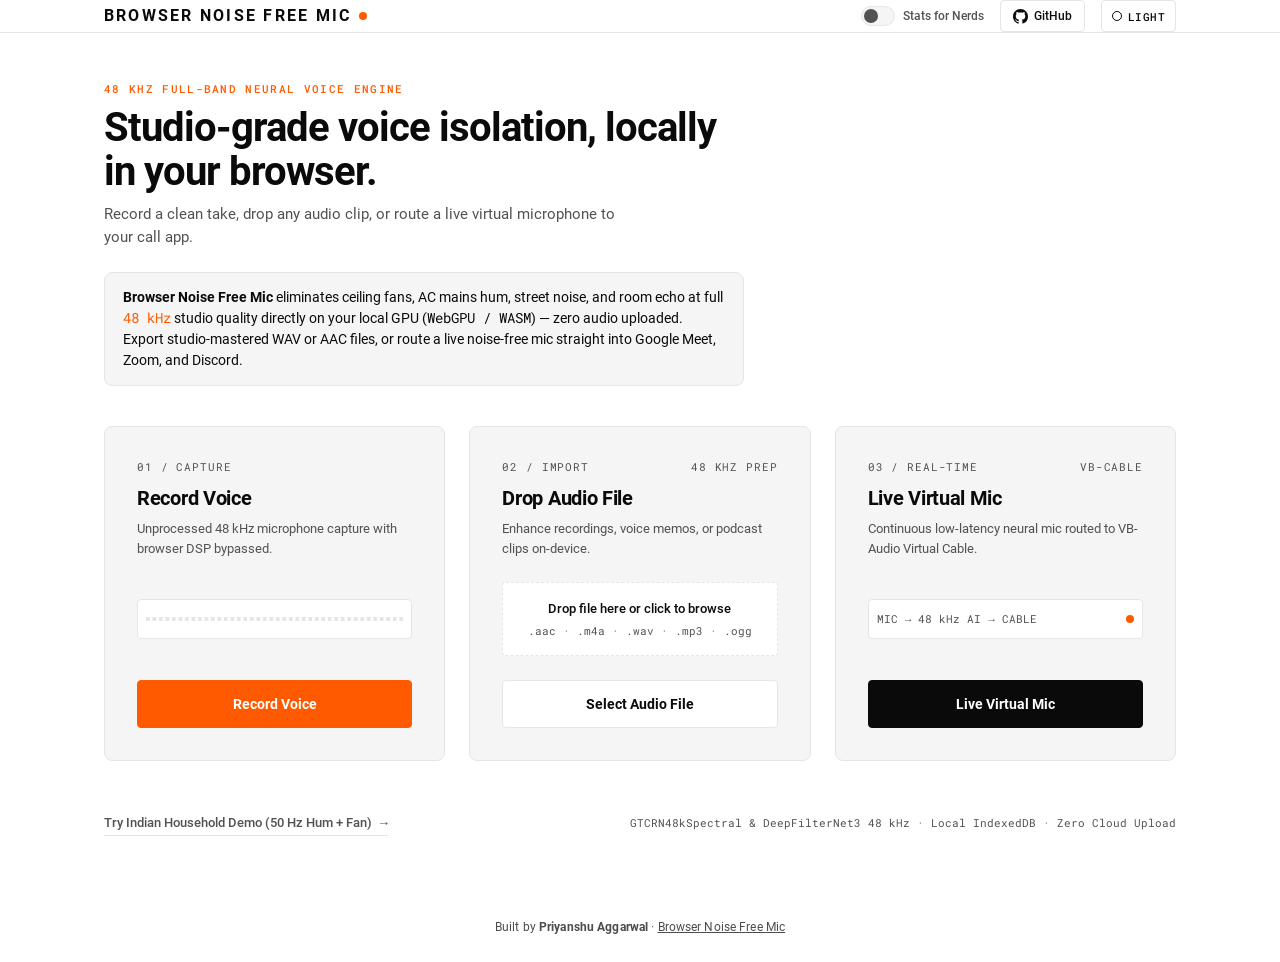
<file: web/index.html>
<!DOCTYPE html>
<html lang="en">
<head>
  <meta charset="UTF-8" />
  <meta name="viewport" content="width=device-width, initial-scale=1.0" />
  <meta http-equiv="refresh" content="0; url=input.html" />
  <title>Browser Noise Free Mic</title>
  <meta name="description" content="Browser Noise Free Mic — Free, real-time 48 kHz AI noise cancellation and virtual microphone running 100% locally in Chrome and Edge via WebGPU/WASM and AudioWorklet. Remove ceiling fan, 50 Hz hum, and background noise on Zoom, Google Meet, Discord, and OBS." />
  <meta name="keywords" content="Browser Noise Free Mic, browser noise cancellation, free virtual microphone, AI noise suppression browser, WebGPU audio denoiser, remove fan noise Zoom Meet Discord, VB-Cable virtual mic" />
  <meta name="robots" content="index, follow" />
  <link rel="canonical" href="https://browser-noise-free-mic-web.vercel.app/input.html" />
  <meta property="og:type" content="website" />
  <meta property="og:title" content="Browser Noise Free Mic — Real-Time 48 kHz AI Noise Cancellation in the Browser" />
  <meta property="og:description" content="Free, privacy-first real-time AI microphone denoiser running 100% locally in your browser with WebGPU/WASM, Echo Guard, and 1-click Virtual Cable setup for Zoom, Meet, Discord, and OBS." />
  <meta property="og:url" content="https://browser-noise-free-mic-web.vercel.app/input.html" />
  <meta name="twitter:card" content="summary_large_image" />
  <meta name="twitter:title" content="Browser Noise Free Mic" />
  <meta name="twitter:description" content="Real-time 48 kHz AI noise cancellation running 100% locally in your browser. Free & open-source." />
  <script type="application/ld+json">
  {
    "@context": "https://schema.org",
    "@type": "SoftwareApplication",
    "name": "Browser Noise Free Mic",
    "applicationCategory": "MultimediaApplication",
    "operatingSystem": "Web Browser (Chrome, Edge), Windows",
    "url": "https://browser-noise-free-mic-web.vercel.app/input.html",
    "sameAs": "https://github.com/INFINITY-MAN/Browser-Noise-Free-Mic",
    "description": "Free, privacy-first real-time 48 kHz AI microphone noise cancellation and virtual mic running 100% locally in the browser using ONNX Runtime Web (WebGPU/WASM) and AudioWorklet.",
    "offers": {
      "@type": "Offer",
      "price": "0",
      "priceCurrency": "USD"
    }
  }
  </script>
  <link rel="icon" type="image/svg+xml" href="./icon.svg" />
  <link rel="manifest" href="./manifest.json" />
  <script>
    window.location.replace('input.html' + window.location.search + window.location.hash);
  </script>
</head>
<body style="background:#FFFFFF;color:#0A0A0A;font-family:-apple-system,BlinkMacSystemFont,'Segoe UI',sans-serif;padding:32px;">
  <p>Redirecting to <a href="input.html" style="color:#FF5A00;">Browser Noise Free Mic</a>...</p>
</body>
</html>
</file>
<file: web/styles.css>
/* ==========================================================================
   Browser Noise Free Mic — Commercial Anti-AI-Slop Design System
   Strict 3-Color Palette: White / Black / Studio Orange (#FF5A00)
   8 px spatial grid · Crisp 1 px borders · Zero blur / gradients / clutter
   ========================================================================== */

@font-face {
  font-family: 'Roboto';
  src: url('./fonts/roboto-400.woff2') format('woff2');
  font-weight: 400;
  font-style: normal;
  font-display: swap;
}

@font-face {
  font-family: 'Roboto';
  src: url('./fonts/roboto-500.woff2') format('woff2');
  font-weight: 500;
  font-style: normal;
  font-display: swap;
}

@font-face {
  font-family: 'Roboto';
  src: url('./fonts/roboto-700.woff2') format('woff2');
  font-weight: 700;
  font-style: normal;
  font-display: swap;
}

@font-face {
  font-family: 'Roboto Mono';
  src: url('./fonts/roboto-mono-400.woff2') format('woff2');
  font-weight: 400;
  font-style: normal;
  font-display: swap;
}

@font-face {
  font-family: 'Roboto Mono';
  src: url('./fonts/roboto-mono-500.woff2') format('woff2');
  font-weight: 500;
  font-style: normal;
  font-display: swap;
}

:root {
  /* Light Mode (Default) */
  --bg: #FFFFFF;
  --surface: #F5F5F5;
  --border: #E5E5E5;
  --text: #0A0A0A;
  --text-muted: #525252;
  --accent: #FF5A00;
  --accent-hover: #E04E00;
  --accent-ink: #FFFFFF;
  --inverse-bg: #0A0A0A;
  --inverse-text: #FFFFFF;

  /* Typography */
  --font-sans: 'Roboto', -apple-system, BlinkMacSystemFont, 'Segoe UI', Helvetica, Arial, sans-serif;
  --font-mono: 'Roboto Mono', ui-monospace, SFMono-Regular, Menlo, Monaco, Consolas, monospace;

  /* 8 px Grid */
  --space-1: 8px;
  --space-2: 16px;
  --space-3: 24px;
  --space-4: 32px;
  --space-5: 40px;
  --space-6: 48px;
  --space-8: 64px;

  /* Precision Geometry */
  --radius-sm: 4px;
  --radius-md: 8px;
  --radius-pill: 999px;
  --topbar-h: 64px;
  --drawer-w: 440px;

  /* Motion */
  --ease-snappy: cubic-bezier(0.22, 1, 0.36, 1);
  --dur-fast: 140ms;
  --dur-slide: 380ms;
}

[data-theme="dark"] {
  --bg: #0A0A0A;
  --surface: #141414;
  --border: #262626;
  --text: #FFFFFF;
  --text-muted: #A3A3A3;
  --accent: #FF5A00;
  --accent-hover: #E04E00;
  --accent-ink: #FFFFFF;
  --inverse-bg: #FFFFFF;
  --inverse-text: #0A0A0A;
}

/* Base Reset */
*, *::before, *::after {
  box-sizing: border-box;
  margin: 0;
  padding: 0;
}

html, body {
  height: 100%;
  background-color: var(--bg);
  color: var(--text);
  font-family: var(--font-sans);
  font-size: 15px;
  line-height: 1.5;
  -webkit-font-smoothing: antialiased;
  -moz-osx-font-smoothing: grayscale;
  transition: background-color var(--dur-fast) ease, color var(--dur-fast) ease;
}

body {
  display: flex;
  flex-direction: column;
  min-height: 100vh;
}

button, input, select {
  font-family: inherit;
  color: inherit;
}

button {
  cursor: pointer;
  background: none;
  border: none;
}

button:disabled {
  opacity: 0.4;
  cursor: not-allowed;
}

a {
  color: inherit;
  text-decoration: none;
}

.mono {
  font-family: var(--font-mono);
  font-variant-numeric: tabular-nums;
}

.sr-only {
  position: absolute;
  width: 1px;
  height: 1px;
  padding: 0;
  margin: -1px;
  overflow: hidden;
  clip: rect(0, 0, 0, 0);
  white-space: nowrap;
  border: 0;
}

.hidden {
  display: none !important;
}

/* ==========================================================================
   Top Bar
   ========================================================================== */
.topbar {
  height: var(--topbar-h);
  border-bottom: 1px solid var(--border);
  background: var(--bg);
  position: sticky;
  top: 0;
  z-index: 30;
}

.topbar-inner {
  max-width: 1120px;
  height: 100%;
  margin: 0 auto;
  padding: 0 var(--space-3);
  display: flex;
  align-items: center;
  justify-content: space-between;
  gap: var(--space-2);
}

.brand {
  display: inline-flex;
  align-items: center;
  gap: 8px;
  font-weight: 700;
  font-size: 16px;
  letter-spacing: 0.14em;
  text-transform: uppercase;
}

.brand-dot {
  width: 8px;
  height: 8px;
  border-radius: 50%;
  background: var(--accent);
  display: inline-block;
  flex-shrink: 0;
}

.brand-sub {
  font-family: var(--font-mono);
  font-size: 11px;
  font-weight: 500;
  letter-spacing: 0.06em;
  color: var(--text-muted);
  margin-left: 4px;
}

.topbar-controls {
  display: flex;
  align-items: center;
  gap: var(--space-2);
}

.nav-back {
  display: inline-flex;
  align-items: center;
  gap: 8px;
  font-size: 13px;
  font-weight: 500;
  padding: 6px 12px;
  border: 1px solid var(--border);
  border-radius: var(--radius-sm);
  background: var(--bg);
  transition: border-color var(--dur-fast) ease, background-color var(--dur-fast) ease;
}

.nav-back:hover {
  border-color: var(--text);
  background: var(--surface);
}

/* ==========================================================================
   Buttons & Switches
   ========================================================================== */
.btn {
  display: inline-flex;
  align-items: center;
  justify-content: center;
  gap: 8px;
  height: 40px;
  padding: 0 16px;
  font-size: 13px;
  font-weight: 500;
  border-radius: var(--radius-sm);
  border: 1px solid var(--border);
  background: var(--bg);
  color: var(--text);
  transition: background-color var(--dur-fast) ease, border-color var(--dur-fast) ease, color var(--dur-fast) ease;
  white-space: nowrap;
}

.btn:hover:not(:disabled) {
  border-color: var(--text);
  background: var(--surface);
}

.btn-sm {
  height: 32px;
  padding: 0 12px;
  font-size: 12px;
}

.btn-lg {
  height: 48px;
  padding: 0 24px;
  font-size: 14px;
  font-weight: 700;
}

.btn-accent {
  background: var(--accent);
  border-color: var(--accent);
  color: var(--accent-ink);
}

.btn-accent:hover:not(:disabled) {
  background: var(--accent-hover);
  border-color: var(--accent-hover);
  color: var(--accent-ink);
}

.btn-solid {
  background: var(--inverse-bg);
  border-color: var(--inverse-bg);
  color: var(--inverse-text);
}

.btn-solid:hover:not(:disabled) {
  opacity: 0.88;
  background: var(--inverse-bg);
  border-color: var(--inverse-bg);
  color: var(--inverse-text);
}

.btn-ghost {
  border-color: transparent;
  background: transparent;
  color: var(--text-muted);
}

.btn-ghost:hover:not(:disabled) {
  border-color: var(--border);
  background: var(--surface);
  color: var(--text);
}

/* Hardware Switch */
.switch-control {
  display: inline-flex;
  align-items: center;
  gap: 8px;
  font-size: 12px;
  font-weight: 500;
  color: var(--text-muted);
  cursor: pointer;
  user-select: none;
}

.switch-control input {
  position: absolute;
  opacity: 0;
  width: 0;
  height: 0;
}

.switch-track {
  width: 34px;
  height: 20px;
  border-radius: var(--radius-pill);
  border: 1px solid var(--border);
  background: var(--surface);
  position: relative;
  transition: background-color var(--dur-fast) ease, border-color var(--dur-fast) ease;
  flex-shrink: 0;
}

.switch-thumb {
  width: 14px;
  height: 14px;
  border-radius: 50%;
  background: var(--text-muted);
  position: absolute;
  top: 2px;
  left: 2px;
  transition: transform var(--dur-fast) var(--ease-snappy), background-color var(--dur-fast) ease;
}

.switch-control input:checked + .switch-track {
  background: var(--accent);
  border-color: var(--accent);
}

.switch-control input:checked + .switch-track .switch-thumb {
  transform: translateX(14px);
  background: #FFFFFF;
}

.switch-control input:focus-visible + .switch-track {
  outline: 2px solid var(--accent);
  outline-offset: 2px;
}

/* Theme Toggle Button */
.theme-toggle {
  height: 32px;
  padding: 0 10px;
  border: 1px solid var(--border);
  border-radius: var(--radius-sm);
  display: inline-flex;
  align-items: center;
  gap: 6px;
  font-family: var(--font-mono);
  font-size: 11px;
  font-weight: 500;
  text-transform: uppercase;
  letter-spacing: 0.04em;
  background: var(--bg);
  color: var(--text);
  transition: border-color var(--dur-fast) ease, background-color var(--dur-fast) ease;
}

.theme-toggle:hover {
  border-color: var(--text);
  background: var(--surface);
}

.theme-swatch {
  width: 10px;
  height: 10px;
  border-radius: 50%;
  border: 1px solid var(--text);
  background: var(--bg);
  display: inline-block;
}

[data-theme="dark"] .theme-swatch {
  background: #FFFFFF;
}

/* ==========================================================================
   Main Container & Hero (Phase 1 — Input)
   ========================================================================== */
.page-shell {
  flex: 1;
  width: 100%;
  max-width: 1120px;
  margin: 0 auto;
  padding: var(--space-6) var(--space-3) var(--space-8);
  display: flex;
  flex-direction: column;
}

.hero-center {
  margin: auto 0;
  width: 100%;
  display: flex;
  flex-direction: column;
  gap: var(--space-5);
}

.hero-header {
  max-width: 640px;
  display: flex;
  flex-direction: column;
  gap: var(--space-1);
}

.eyebrow {
  font-family: var(--font-mono);
  font-size: 11px;
  font-weight: 500;
  letter-spacing: 0.12em;
  text-transform: uppercase;
  color: var(--accent);
}

.hero-title {
  font-size: clamp(28px, 4vw, 40px);
  font-weight: 700;
  letter-spacing: -0.025em;
  line-height: 1.12;
  color: var(--text);
}

.hero-subtitle {
  font-size: 15px;
  color: var(--text-muted);
  max-width: 520px;
}

/* 3-Column Primary Action Grid */
.action-grid {
  display: grid;
  grid-template-columns: repeat(3, minmax(0, 1fr));
  gap: var(--space-3);
}

@media (max-width: 860px) {
  .action-grid {
    grid-template-columns: 1fr;
  }
}

.action-card {
  background: var(--surface);
  border: 1px solid var(--border);
  border-radius: var(--radius-md);
  padding: var(--space-4);
  display: flex;
  flex-direction: column;
  justify-content: space-between;
  gap: var(--space-3);
  min-height: 248px;
  transition: border-color var(--dur-fast) ease, background-color var(--dur-fast) ease;
  position: relative;
}

.action-card:hover,
.action-card.is-dragover {
  border-color: var(--accent);
}

.action-card.is-recording {
  border-color: var(--accent);
  background: var(--bg);
}

.card-index {
  font-family: var(--font-mono);
  font-size: 11px;
  color: var(--text-muted);
  letter-spacing: 0.08em;
  display: flex;
  align-items: center;
  justify-content: space-between;
}

.rec-indicator {
  display: inline-flex;
  align-items: center;
  gap: 6px;
  color: var(--accent);
  font-weight: 500;
}

.rec-dot {
  width: 8px;
  height: 8px;
  border-radius: 50%;
  background: var(--accent);
  animation: pulse-dot 1s ease-in-out infinite;
}

@keyframes pulse-dot {
  0%, 100% { opacity: 1; }
  50% { opacity: 0.25; }
}

.card-title {
  font-size: 20px;
  font-weight: 700;
  letter-spacing: -0.015em;
  margin-top: var(--space-1);
}

.card-desc {
  font-size: 13px;
  color: var(--text-muted);
  margin-top: 6px;
}

/* Live Minimal Orange Waveform Bar */
.live-meter-wrap {
  height: 40px;
  border: 1px solid var(--border);
  border-radius: var(--radius-sm);
  background: var(--bg);
  overflow: hidden;
  display: flex;
  align-items: center;
  padding: 0 8px;
}

.live-meter-canvas {
  width: 100%;
  height: 28px;
  display: block;
}

/* Drop Zone */
.drop-zone-box {
  border: 1px dashed var(--border);
  border-radius: var(--radius-sm);
  background: var(--bg);
  padding: var(--space-2);
  text-align: center;
  cursor: pointer;
  transition: border-color var(--dur-fast) ease, background-color var(--dur-fast) ease;
}

.drop-zone-box:hover,
.action-card.is-dragover .drop-zone-box {
  border-color: var(--accent);
}

.drop-zone-formats {
  font-family: var(--font-mono);
  font-size: 11px;
  color: var(--text-muted);
  margin-top: 4px;
}

/* Demo Single-Line Trigger */
.demo-row {
  display: flex;
  align-items: center;
  justify-content: space-between;
  flex-wrap: wrap;
  gap: var(--space-2);
  padding-top: var(--space-1);
}

.text-trigger {
  font-size: 13px;
  font-weight: 500;
  color: var(--text-muted);
  display: inline-flex;
  align-items: center;
  gap: 8px;
  padding: 4px 0;
  border-bottom: 1px solid var(--border);
  transition: color var(--dur-fast) ease, border-color var(--dur-fast) ease;
}

.text-trigger:hover {
  color: var(--accent);
  border-color: var(--accent);
}

.spec-footnote {
  font-family: var(--font-mono);
  font-size: 11px;
  color: var(--text-muted);
}

/* Recent Takes Strip */
.recent-strip {
  border-top: 1px solid var(--border);
  padding-top: var(--space-3);
  display: flex;
  flex-direction: column;
  gap: var(--space-2);
}

.recent-header {
  display: flex;
  align-items: center;
  justify-content: space-between;
}

.section-label {
  font-family: var(--font-mono);
  font-size: 11px;
  font-weight: 500;
  letter-spacing: 0.1em;
  text-transform: uppercase;
  color: var(--text-muted);
}

.recent-list {
  display: grid;
  grid-template-columns: repeat(auto-fill, minmax(200px, 1fr));
  gap: var(--space-2);
}

.recent-item {
  background: var(--surface);
  border: 1px solid var(--border);
  border-radius: var(--radius-sm);
  padding: 12px 14px;
  text-align: left;
  display: flex;
  flex-direction: column;
  gap: 4px;
  transition: border-color var(--dur-fast) ease;
}

.recent-item:hover {
  border-color: var(--accent);
}

.recent-name {
  font-size: 13px;
  font-weight: 500;
  white-space: nowrap;
  overflow: hidden;
  text-overflow: ellipsis;
}

.recent-meta {
  font-family: var(--font-mono);
  font-size: 11px;
  color: var(--text-muted);
  display: flex;
  justify-content: space-between;
}

/* ==========================================================================
   Phase 2 — Processing Horizontal Slide Choreography
   ========================================================================== */
.processing-shell {
  flex: 1;
  display: flex;
  align-items: center;
  justify-content: center;
  padding: var(--space-4) var(--space-3);
}

.processing-frame {
  width: 100%;
  max-width: 680px;
  border: 1px solid var(--border);
  border-radius: var(--radius-md);
  background: var(--surface);
  padding: var(--space-5);
  display: flex;
  flex-direction: column;
  gap: var(--space-4);
}

.processing-top {
  display: flex;
  align-items: center;
  justify-content: space-between;
  gap: var(--space-2);
}

.step-counter {
  font-family: var(--font-mono);
  font-size: 12px;
  font-weight: 500;
  color: var(--accent);
}

.slides-viewport {
  width: 100%;
  overflow: hidden;
  border-top: 1px solid var(--border);
  border-bottom: 1px solid var(--border);
  padding: var(--space-4) 0;
}

.slides-track {
  display: flex;
  width: 400%;
  transition: transform var(--dur-slide) var(--ease-snappy);
  will-change: transform;
}

.slide-panel {
  width: 25%;
  flex-shrink: 0;
  padding-right: var(--space-2);
  display: flex;
  flex-direction: column;
  gap: var(--space-1);
}

.slide-code {
  font-family: var(--font-mono);
  font-size: 11px;
  letter-spacing: 0.1em;
  text-transform: uppercase;
  color: var(--text-muted);
}

.slide-heading {
  font-size: clamp(22px, 3vw, 28px);
  font-weight: 700;
  letter-spacing: -0.02em;
  line-height: 1.2;
}

.slide-detail {
  font-size: 14px;
  color: var(--text-muted);
}

/* Crisp Progress Bar */
.progress-rail {
  width: 100%;
  height: 4px;
  background: var(--border);
  border-radius: var(--radius-pill);
  overflow: hidden;
}

.progress-fill {
  height: 100%;
  width: 0%;
  background: var(--accent);
  transition: width 300ms var(--ease-snappy);
}

.step-dots {
  display: grid;
  grid-template-columns: repeat(4, 1fr);
  gap: var(--space-1);
}

.step-pill {
  height: 3px;
  background: var(--border);
  transition: background-color var(--dur-fast) ease;
}

.step-pill.is-done,
.step-pill.is-active {
  background: var(--accent);
}

.processing-footer {
  display: flex;
  align-items: center;
  justify-content: space-between;
  font-family: var(--font-mono);
  font-size: 12px;
  color: var(--text-muted);
}

/* Instant Continuous Handshake */
.handshake-box {
  display: flex;
  flex-direction: column;
  gap: var(--space-2);
  padding: var(--space-3) 0;
  border-top: 1px solid var(--border);
  border-bottom: 1px solid var(--border);
}

.handshake-bar {
  width: 100%;
  height: 2px;
  background: var(--border);
  position: relative;
  overflow: hidden;
}

.handshake-bar::after {
  content: '';
  position: absolute;
  top: 0;
  left: -40%;
  width: 40%;
  height: 100%;
  background: var(--accent);
  animation: sweep 0.9s linear infinite;
}

@keyframes sweep {
  0% { left: -40%; }
  100% { left: 100%; }
}

/* ==========================================================================
   Phase 3 — Output Studio & Continuous Routing
   ========================================================================== */
.studio-shell {
  flex: 1;
  width: 100%;
  max-width: 1120px;
  margin: 0 auto;
  padding: var(--space-4) var(--space-3) var(--space-8);
  display: flex;
  flex-direction: column;
  gap: var(--space-4);
}

.studio-header {
  display: flex;
  align-items: flex-end;
  justify-content: space-between;
  flex-wrap: wrap;
  gap: var(--space-2);
}

.take-title {
  font-size: 24px;
  font-weight: 700;
  letter-spacing: -0.02em;
}

.take-meta {
  font-family: var(--font-mono);
  font-size: 12px;
  color: var(--text-muted);
}

/* Waveform Stage */
.waveform-card {
  background: var(--surface);
  border: 1px solid var(--border);
  border-radius: var(--radius-md);
  padding: var(--space-3);
  display: flex;
  flex-direction: column;
  gap: var(--space-2);
}

.waveform-stage {
  position: relative;
  width: 100%;
  height: 184px;
  background: var(--bg);
  border: 1px solid var(--border);
  border-radius: var(--radius-sm);
  overflow: hidden;
  cursor: pointer;
}

#waveform-canvas {
  width: 100%;
  height: 100%;
  display: block;
}

.waveform-bar {
  display: flex;
  align-items: center;
  justify-content: space-between;
  flex-wrap: wrap;
  gap: var(--space-2);
}

.transport-group {
  display: flex;
  align-items: center;
  gap: var(--space-2);
  flex-wrap: wrap;
}

.timecode {
  font-family: var(--font-mono);
  font-size: 13px;
  color: var(--text-muted);
}

.kbd {
  font-family: var(--font-mono);
  font-size: 10px;
  font-weight: 500;
  padding: 2px 6px;
  border: 1px solid var(--border);
  border-radius: 3px;
  background: var(--bg);
  color: var(--text-muted);
}

.btn-accent .kbd {
  border-color: rgba(255, 255, 255, 0.35);
  background: transparent;
  color: #FFFFFF;
}

/* Segmented Original / Studio Cut Toggle */
.ab-segmented {
  display: inline-flex;
  border: 1px solid var(--border);
  border-radius: var(--radius-sm);
  background: var(--bg);
  padding: 2px;
  gap: 2px;
}

.ab-btn {
  height: 36px;
  padding: 0 16px;
  font-size: 13px;
  font-weight: 500;
  border-radius: 3px;
  color: var(--text-muted);
  transition: background-color var(--dur-fast) ease, color var(--dur-fast) ease;
}

.ab-btn.is-active {
  background: var(--accent);
  color: #FFFFFF;
  font-weight: 700;
}

.ab-btn.is-active-original {
  background: var(--inverse-bg);
  color: var(--inverse-text);
  font-weight: 700;
}

/* Studio Controls Row */
.controls-row {
  display: flex;
  align-items: center;
  justify-content: space-between;
  flex-wrap: wrap;
  gap: var(--space-3);
  padding: var(--space-3);
  border: 1px solid var(--border);
  border-radius: var(--radius-md);
  background: var(--surface);
}

.preset-group {
  display: flex;
  flex-direction: column;
  gap: var(--space-1);
}

.preset-pills {
  display: flex;
  flex-wrap: wrap;
  gap: var(--space-1);
}

.pill-btn {
  height: 34px;
  padding: 0 14px;
  border: 1px solid var(--border);
  border-radius: var(--radius-pill);
  background: var(--bg);
  font-size: 13px;
  font-weight: 500;
  color: var(--text-muted);
  transition: border-color var(--dur-fast) ease, color var(--dur-fast) ease, background-color var(--dur-fast) ease;
}

.pill-btn:hover {
  border-color: var(--text);
  color: var(--text);
}

.pill-btn.is-active {
  border-color: var(--accent);
  background: var(--accent);
  color: #FFFFFF;
}

.export-bar {
  display: flex;
  align-items: center;
  justify-content: space-between;
  flex-wrap: wrap;
  gap: var(--space-2);
  padding-top: var(--space-1);
}

.export-actions {
  display: flex;
  align-items: center;
  gap: var(--space-2);
  flex-wrap: wrap;
}

/* Continuous Routing Layout */
.routing-grid {
  display: grid;
  grid-template-columns: repeat(2, minmax(0, 1fr));
  gap: var(--space-3);
}

@media (max-width: 760px) {
  .routing-grid {
    grid-template-columns: 1fr;
  }
}

.field-card {
  background: var(--surface);
  border: 1px solid var(--border);
  border-radius: var(--radius-md);
  padding: var(--space-3);
  display: flex;
  flex-direction: column;
  gap: var(--space-1);
}

.select-input {
  width: 100%;
  height: 42px;
  padding: 0 12px;
  border: 1px solid var(--border);
  border-radius: var(--radius-sm);
  background: var(--bg);
  color: var(--text);
  font-size: 13px;
}

.select-input:focus {
  outline: 2px solid var(--accent);
  outline-offset: 1px;
}

.live-control-bar {
  background: var(--surface);
  border: 1px solid var(--border);
  border-radius: var(--radius-md);
  padding: var(--space-4);
  display: flex;
  align-items: center;
  justify-content: space-between;
  flex-wrap: wrap;
  gap: var(--space-3);
}

.live-status-group {
  display: flex;
  align-items: center;
  gap: var(--space-2);
}

.status-badge {
  font-family: var(--font-mono);
  font-size: 12px;
  font-weight: 500;
  padding: 6px 12px;
  border-radius: var(--radius-pill);
  border: 1px solid var(--border);
  background: var(--bg);
  display: inline-flex;
  align-items: center;
  gap: 8px;
}

.status-badge.is-live {
  border-color: var(--accent);
  color: var(--accent);
}

.notice-strip {
  border: 1px solid var(--border);
  border-left: 3px solid var(--accent);
  border-radius: var(--radius-sm);
  background: var(--surface);
  padding: 12px 16px;
  font-size: 13px;
  color: var(--text-muted);
}

.notice-strip strong {
  color: var(--text);
}

/* ==========================================================================
   Stats for Nerds — Slide-Over Drawer
   ========================================================================== */
.nerds-drawer {
  position: fixed;
  top: var(--topbar-h);
  right: 0;
  bottom: 0;
  width: min(var(--drawer-w), 100vw);
  background: var(--bg);
  border-left: 1px solid var(--border);
  z-index: 40;
  display: flex;
  flex-direction: column;
  transform: translateX(100%);
  transition: transform 260ms var(--ease-snappy);
  visibility: hidden;
}

.nerds-drawer.is-open {
  transform: translateX(0);
  visibility: visible;
}

.drawer-header {
  padding: var(--space-2) var(--space-3);
  border-bottom: 1px solid var(--border);
  display: flex;
  align-items: center;
  justify-content: space-between;
  background: var(--surface);
}

.drawer-title {
  font-family: var(--font-mono);
  font-size: 12px;
  font-weight: 500;
  letter-spacing: 0.1em;
  text-transform: uppercase;
}

.drawer-body {
  flex: 1;
  overflow-y: auto;
  padding: var(--space-3);
  display: flex;
  flex-direction: column;
  gap: var(--space-3);
}

.drawer-section {
  border: 1px solid var(--border);
  border-radius: var(--radius-sm);
  background: var(--surface);
  padding: var(--space-2);
  display: flex;
  flex-direction: column;
  gap: 12px;
}

.telemetry-grid {
  display: grid;
  grid-template-columns: repeat(2, minmax(0, 1fr));
  gap: 8px;
}

.telemetry-card {
  background: var(--bg);
  border: 1px solid var(--border);
  border-radius: var(--radius-sm);
  padding: 10px 12px;
}

.telemetry-card.is-wide {
  grid-column: 1 / -1;
}

.telemetry-label {
  font-family: var(--font-mono);
  font-size: 10px;
  text-transform: uppercase;
  letter-spacing: 0.08em;
  color: var(--text-muted);
}

.telemetry-val {
  font-family: var(--font-mono);
  font-size: 14px;
  font-weight: 500;
  margin-top: 4px;
  color: var(--text);
  word-break: break-word;
}

.telemetry-val.is-accent {
  color: var(--accent);
}

.spec-canvas-wrap {
  display: flex;
  flex-direction: column;
  gap: 6px;
}

.spec-canvas {
  width: 100%;
  height: 92px;
  background: #0A0A0A;
  border: 1px solid var(--border);
  border-radius: var(--radius-sm);
  display: block;
}

/* Range Slider */
.range-row {
  display: flex;
  flex-direction: column;
  gap: 6px;
}

.range-header {
  display: flex;
  justify-content: space-between;
  font-size: 12px;
}

input[type="range"].bnfm-range {
  -webkit-appearance: none;
  appearance: none;
  width: 100%;
  height: 4px;
  background: var(--border);
  border-radius: var(--radius-pill);
  outline: none;
}

input[type="range"].bnfm-range::-webkit-slider-thumb {
  -webkit-appearance: none;
  appearance: none;
  width: 16px;
  height: 16px;
  border-radius: 50%;
  background: var(--accent);
  cursor: pointer;
  border: 2px solid var(--bg);
}

input[type="range"].bnfm-range::-moz-range-thumb {
  width: 16px;
  height: 16px;
  border-radius: 50%;
  background: var(--accent);
  cursor: pointer;
  border: 2px solid var(--bg);
}

/* Engine Radio Cards */
.engine-options {
  display: grid;
  grid-template-columns: 1fr;
  gap: 8px;
}

.engine-opt {
  display: flex;
  align-items: flex-start;
  gap: 10px;
  padding: 10px 12px;
  border: 1px solid var(--border);
  border-radius: var(--radius-sm);
  background: var(--bg);
  cursor: pointer;
}

.engine-opt input {
  margin-top: 3px;
  accent-color: var(--accent);
}

.engine-opt.is-selected {
  border-color: var(--accent);
}

.engine-name {
  font-size: 13px;
  font-weight: 700;
}

.engine-sub {
  font-family: var(--font-mono);
  font-size: 11px;
  color: var(--text-muted);
}

/* Feedback Radio Pills */
.feedback-pills {
  display: grid;
  grid-template-columns: repeat(3, 1fr);
  gap: 6px;
}

.fb-btn {
  height: 32px;
  font-size: 11px;
  font-weight: 500;
  border: 1px solid var(--border);
  border-radius: var(--radius-sm);
  background: var(--bg);
  color: var(--text-muted);
}

.fb-btn.is-selected {
  border-color: var(--accent);
  background: var(--accent);
  color: #FFFFFF;
}

.checkbox-row {
  display: flex;
  align-items: flex-start;
  gap: 8px;
  font-size: 12px;
  color: var(--text-muted);
  cursor: pointer;
}

.checkbox-row input {
  margin-top: 2px;
  accent-color: var(--accent);
}

.metrics-box {
  font-family: var(--font-mono);
  font-size: 11px;
  line-height: 1.6;
  background: var(--bg);
  border: 1px solid var(--border);
  border-radius: var(--radius-sm);
  padding: 10px 12px;
  color: var(--text-muted);
}

.toast {
  position: fixed;
  bottom: var(--space-3);
  left: 50%;
  transform: translateX(-50%) translateY(16px);
  background: var(--inverse-bg);
  color: var(--inverse-text);
  font-family: var(--font-mono);
  font-size: 12px;
  padding: 10px 16px;
  border-radius: var(--radius-sm);
  border: 1px solid var(--border);
  opacity: 0;
  pointer-events: none;
  transition: opacity var(--dur-fast) ease, transform var(--dur-fast) ease;
  z-index: 60;
}

.toast.is-visible {
  opacity: 1;
  transform: translateX(-50%) translateY(0);
}
</file>
